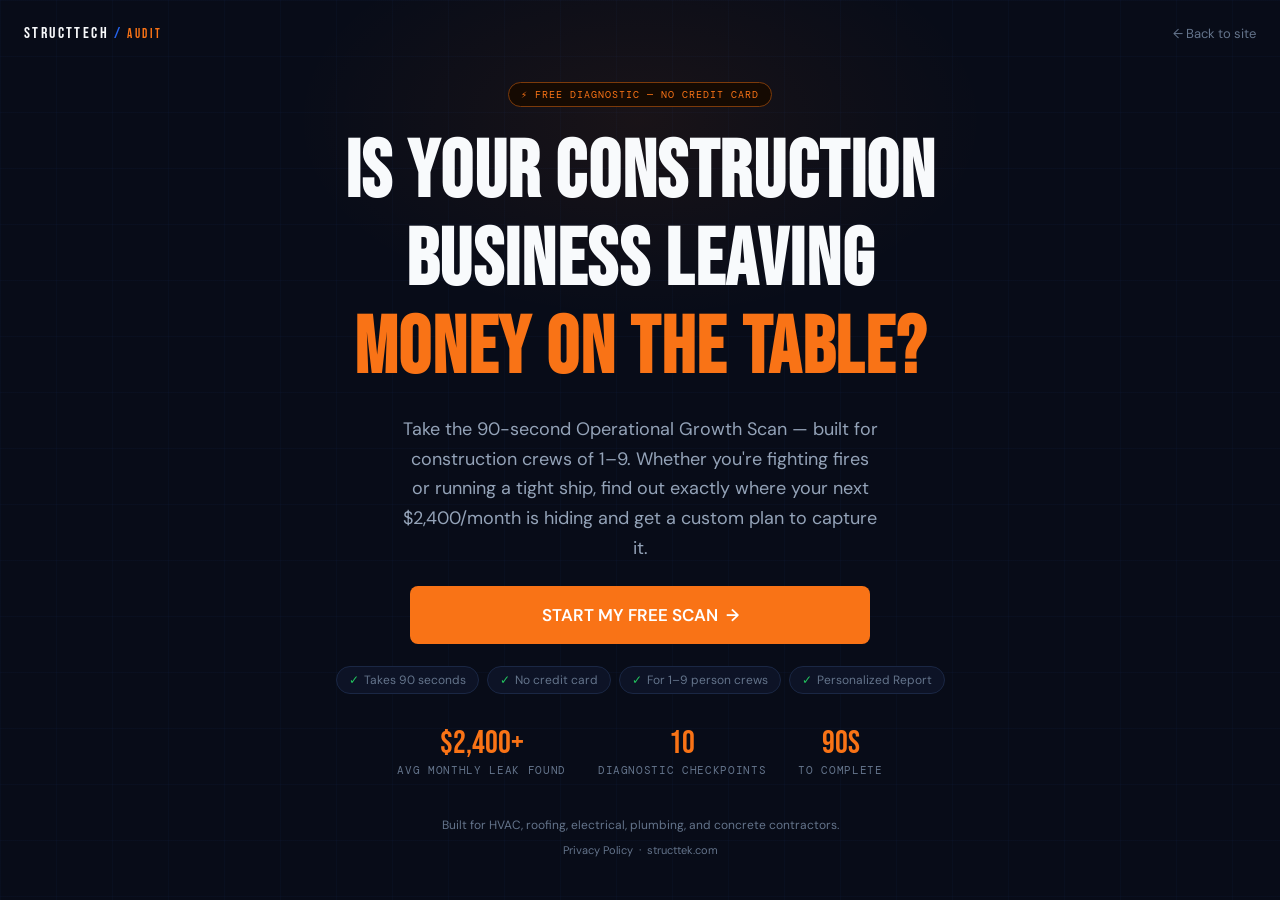
<file: index.html>
<!DOCTYPE html>
<html lang="en">
<head>
  <meta charset="UTF-8">
  <meta name="viewport" content="width=device-width, initial-scale=1.0, viewport-fit=cover">
  <title>Revenue Leak Scan™ | StructTech</title>
  <meta name="description" content="Find out exactly how much your construction business is leaking — and get a custom plan to stop it. 90-second diagnostic for crews of 1–9.">
  <meta property="og:title" content="Revenue Leak Scan™ | StructTech">
  <meta property="og:description" content="90-second diagnostic reveals exactly where your construction business is losing money.">
  <meta property="og:type" content="website">
  <meta property="og:url" content="https://audit.structtek.com">

  <link rel="preconnect" href="https://fonts.googleapis.com">
  <link rel="preconnect" href="https://fonts.gstatic.com" crossorigin>
  <link href="https://fonts.googleapis.com/css2?family=Bebas+Neue&family=DM+Mono:wght@400;500&family=DM+Sans:opsz,wght@9..40,400;9..40,500;9..40,600;9..40,700&display=swap" rel="stylesheet">
  <link rel="stylesheet" href="style.css">

  <!-- ===== META PIXEL ===== -->
  <script>
  !function(f,b,e,v,n,t,s){if(f.fbq)return;n=f.fbq=function(){n.callMethod?
  n.callMethod.apply(n,arguments):n.queue.push(arguments)};if(!f._fbq)f._fbq=n;
  n.push=n;n.loaded=!0;n.version='2.0';n.queue=[];t=b.createElement(e);t.async=!0;
  t.src=v;s=b.getElementsByTagName(e)[0];s.parentNode.insertBefore(t,s)}(window,
  document,'script','https://connect.facebook.net/en_US/fbevents.js');
  fbq('init', '860379453656696');
  fbq('track', 'PageView');
  fbq('track', 'ViewContent', { content_name: 'Revenue Leak Scan', content_category: 'Diagnostic' });
  </script>
  <noscript><img height="1" width="1" style="display:none"
    src="https://www.facebook.com/tr?id=860379453656696&ev=PageView&noscript=1"/></noscript>

  <!-- ===== GA4 ===== -->
  <script async src="https://www.googletagmanager.com/gtag/js?id=G-6C8CH33C4C"></script>
  <script>
    window.dataLayer=window.dataLayer||[];
    function gtag(){dataLayer.push(arguments);}
    gtag('js',new Date()); gtag('config','G-6C8CH33C4C');
  </script>
</head>
<body>

<div class="hook-shell">

  <!-- Header -->
  <header class="hook-hd">
    <a href="https://structtek.com" class="st-logo">
      STRUCTTECH <span class="slash">/</span> <span class="sub">AUDIT</span>
    </a>
    <a href="https://structtek.com" style="font-size:13px;color:var(--muted)">← Back to site</a>
  </header>

  <!-- Main content -->
  <div class="hook-content">

    <span class="badge badge-orange">⚡ Free Diagnostic — No Credit Card</span>

    <h1 class="hook-headline">
      IS YOUR CONSTRUCTION<br>
      BUSINESS LEAVING<br>
      <span class="text-orange">MONEY ON THE TABLE?</span>
    </h1>

    <p class="hook-sub">
      Take the 90-second Operational Growth Scan — built for construction
      crews of 1–9. Whether you're fighting fires or running a tight ship,
      find out exactly where your next $2,400/month is hiding
      and get a custom plan to capture it.
    </p>

    <a href="scan.html" class="btn btn-orange btn-full" id="cta-btn" onclick="handleStart(event)">
      START MY FREE SCAN &nbsp;→
    </a>

    <div class="trust-pills">
      <span class="trust-pill"><span class="ck">✓</span> Takes 90 seconds</span>
      <span class="trust-pill"><span class="ck">✓</span> No credit card</span>
      <span class="trust-pill"><span class="ck">✓</span> For 1–9 person crews</span>
      <span class="trust-pill"><span class="ck">✓</span> Personalized Report</span>
    </div>

    <!-- Social proof row -->
    <div style="display:flex;gap:32px;justify-content:center;flex-wrap:wrap;margin-top:8px">
      <div style="text-align:center">
        <div style="font-family:var(--font-head);font-size:32px;color:var(--orange)">$2,400+</div>
        <div style="font-size:11px;color:var(--muted);font-family:var(--font-mono);letter-spacing:0.06em">AVG MONTHLY LEAK FOUND</div>
      </div>
      <div style="text-align:center">
        <div style="font-family:var(--font-head);font-size:32px;color:var(--orange)">10</div>
        <div style="font-size:11px;color:var(--muted);font-family:var(--font-mono);letter-spacing:0.06em">DIAGNOSTIC CHECKPOINTS</div>
      </div>
      <div style="text-align:center">
        <div style="font-family:var(--font-head);font-size:32px;color:var(--orange)">90s</div>
        <div style="font-size:11px;color:var(--muted);font-family:var(--font-mono);letter-spacing:0.06em">TO COMPLETE</div>
      </div>
    </div>

  </div><!-- /hook-content -->

  <!-- Footer -->
  <div class="hook-ft">
    <p>Built for HVAC, roofing, electrical, plumbing, and concrete contractors.</p>
    <p style="margin-top:6px">
      <a href="https://structtek.com/privacy-policy" style="color:var(--muted);font-size:11px">Privacy Policy</a>
      &nbsp;·&nbsp;
      <a href="https://structtek.com" style="color:var(--muted);font-size:11px">structtek.com</a>
    </p>
  </div>

</div><!-- /hook-shell -->

<script>
function handleStart(e) {
  e.preventDefault();
  localStorage.clear();
  if (typeof fbq !== 'undefined') {
    fbq('track', 'InitiateCheckout', { content_name: 'Revenue Leak Scan', content_category: 'Scan Start' });
  }
  if (typeof gtag !== 'undefined') {
    gtag('event', 'scan_started', { event_category: 'funnel' });
  }
  // Brief delay so pixel fires before nav
  setTimeout(function(){ window.location.href = 'scan.html'; }, 120);
}
</script>

</body>
</html>
</file>
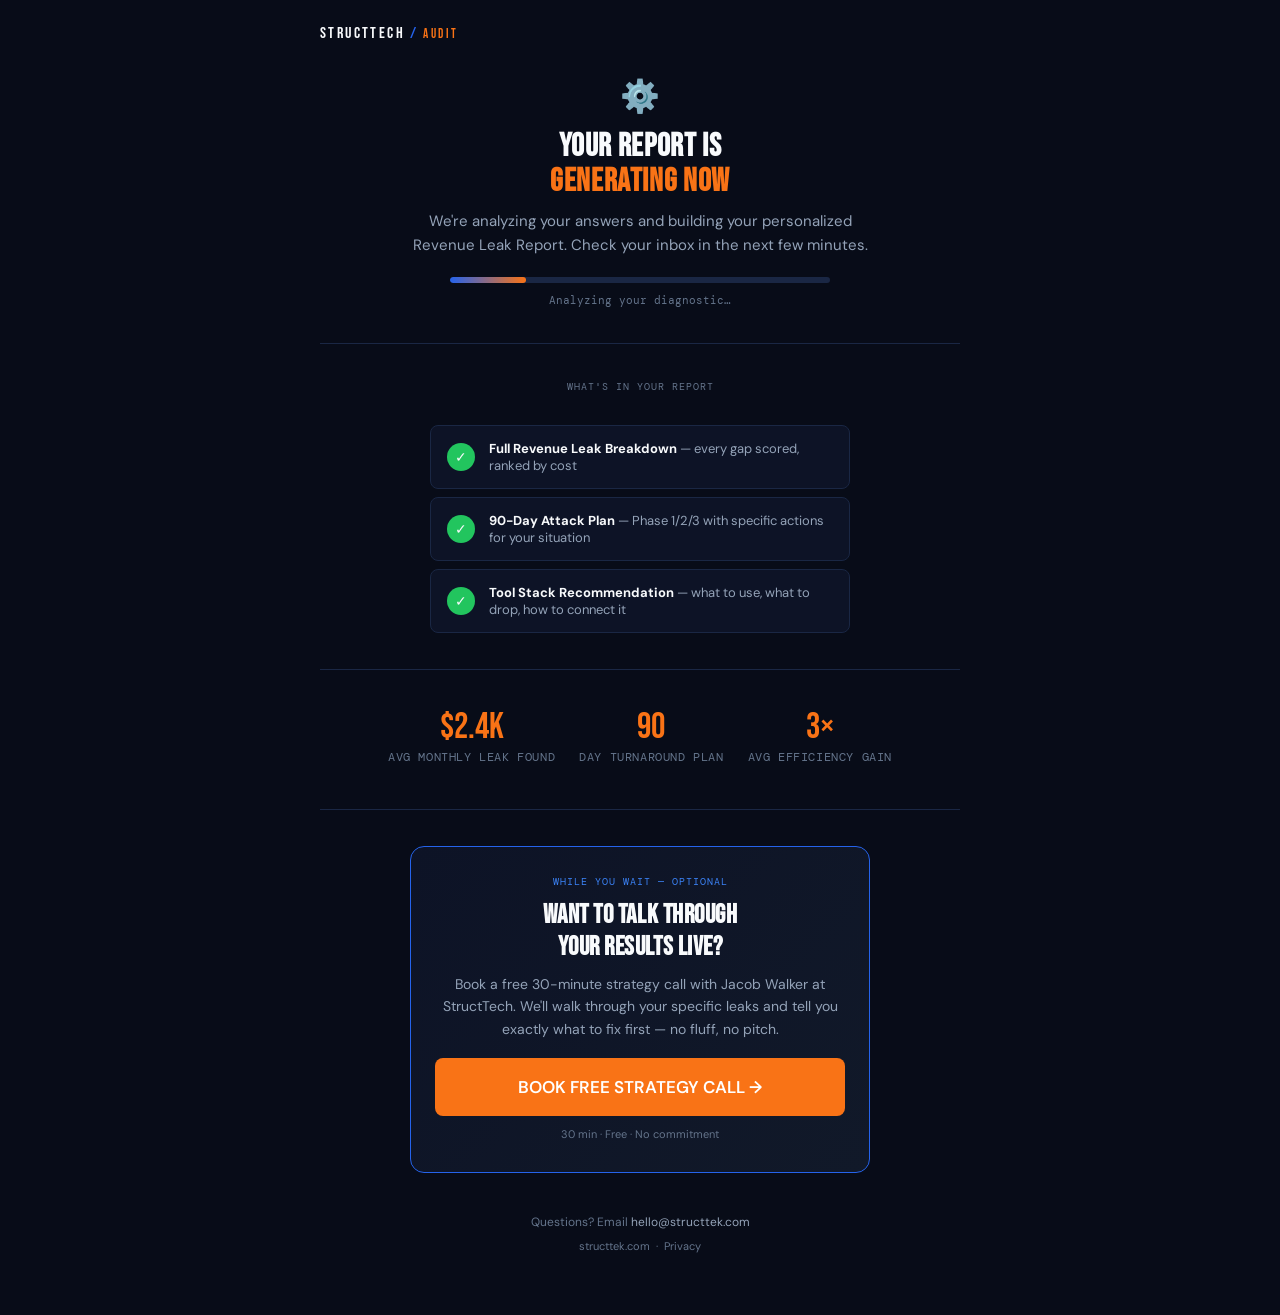
<file: bridge.html>
<!DOCTYPE html>
<html lang="en">
<head>
  <meta charset="UTF-8">
  <meta name="viewport" content="width=device-width, initial-scale=1.0, viewport-fit=cover">
  <title>Your Report Is Generating | StructTech</title>

  <link rel="preconnect" href="https://fonts.googleapis.com">
  <link rel="preconnect" href="https://fonts.gstatic.com" crossorigin>
  <link href="https://fonts.googleapis.com/css2?family=Bebas+Neue&family=DM+Mono:wght@400;500&family=DM+Sans:opsz,wght@9..40,400;9..40,500;9..40,600;9..40,700&display=swap" rel="stylesheet">
  <link rel="stylesheet" href="style.css">

  <!-- Meta Pixel -->
  <script>
  !function(f,b,e,v,n,t,s){if(f.fbq)return;n=f.fbq=function(){n.callMethod?
  n.callMethod.apply(n,arguments):n.queue.push(arguments)};if(!f._fbq)f._fbq=n;
  n.push=n;n.loaded=!0;n.version='2.0';n.queue=[];t=b.createElement(e);t.async=!0;
  t.src=v;s=b.getElementsByTagName(e)[0];s.parentNode.insertBefore(t,s)}(window,
  document,'script','https://connect.facebook.net/en_US/fbevents.js');
  fbq('init', '860379453656696');
  fbq('track', 'PageView');
  // This is the bottom of the funnel — fire custom conversion event
  fbq('trackCustom', 'FunnelComplete', { content_name: 'Revenue Leak Scan Bridge' });
  </script>

  <style>
    .step-item {
      display: flex; align-items: center; gap: 14px;
      background: var(--bg-card); border: 1px solid var(--border); border-radius: 8px;
      padding: 14px 16px; width: 100%; max-width: 420px;
      opacity: 0;
      animation: fadeUp 0.4s ease forwards;
    }
    .step-item:nth-child(1) { animation-delay: 0.8s; }
    .step-item:nth-child(2) { animation-delay: 1.3s; }
    .step-item:nth-child(3) { animation-delay: 1.8s; }
    .step-check { width: 28px; height: 28px; border-radius: 50%; background: var(--green); display: flex; align-items: center; justify-content: center; font-size: 14px; flex-shrink: 0; }
    .step-text { font-size: 13px; color: var(--gray); }
    .step-text strong { color: var(--white); }
    @keyframes fadeUp { to { opacity:1; transform:translateY(0); } from { opacity:0; transform:translateY(10px); } }

    .cta-card {
      background: linear-gradient(135deg, #0d1326, #111929);
      border: 1px solid var(--blue);
      border-radius: 14px;
      padding: 28px 24px;
      width: 100%; max-width: 460px;
      text-align: center;
    }
    .testimonial {
      background: var(--bg-card); border: 1px solid var(--border); border-radius: 10px;
      padding: 18px 20px; width: 100%; max-width: 460px; text-align: left;
    }
  </style>
</head>
<body>

<div class="page">

  <!-- Header -->
  <div class="page-hd">
    <a href="https://structtek.com" class="st-logo">
      STRUCTTECH <span class="slash">/</span> <span class="sub">AUDIT</span>
    </a>
  </div>

  <div class="page-bd">

    <!-- Generating status -->
    <div style="text-align:center;width:100%;max-width:460px">
      <div style="font-size:32px;margin-bottom:12px">⚙️</div>
      <h2 style="font-size:clamp(24px,5.5vw,32px);margin-bottom:10px">
        YOUR REPORT IS<br><span class="text-orange">GENERATING NOW</span>
      </h2>
      <p id="greeting-line" style="font-size:15px;color:var(--gray);line-height:1.6;margin-bottom:20px">
        We're analyzing your answers and building your personalized Revenue Leak Report. Check your inbox in the next few minutes.
      </p>

      <!-- Fake progress bar (builds trust) -->
      <div class="gen-bar-wrap" style="margin:0 auto 10px">
        <div class="gen-bar" id="gen-prog" style="width:0%"></div>
      </div>
      <div style="font-family:var(--font-mono);font-size:11px;color:var(--muted)" id="gen-label">
        Analyzing your diagnostic…
      </div>
    </div>

    <div class="div" style="margin:16px 0"></div>

    <!-- Checklist of what's being built -->
    <div style="font-family:var(--font-mono);font-size:10px;color:var(--muted);letter-spacing:0.1em;text-align:center;margin-bottom:12px">
      WHAT'S IN YOUR REPORT
    </div>
    <div style="display:flex;flex-direction:column;gap:8px;width:100%;max-width:420px;align-items:center">
      <div class="step-item">
        <div class="step-check">✓</div>
        <div class="step-text"><strong>Full Revenue Leak Breakdown</strong> — every gap scored, ranked by cost</div>
      </div>
      <div class="step-item">
        <div class="step-check">✓</div>
        <div class="step-text"><strong>90-Day Attack Plan</strong> — Phase 1/2/3 with specific actions for your situation</div>
      </div>
      <div class="step-item">
        <div class="step-check">✓</div>
        <div class="step-text"><strong>Tool Stack Recommendation</strong> — what to use, what to drop, how to connect it</div>
      </div>
    </div>

    <div class="div" style="margin:16px 0"></div>

    <!-- Social proof stat row -->
    <div class="stat-row" style="margin-bottom:8px">
      <div class="stat-item">
        <div class="stat-num">$2.4K</div>
        <div class="stat-lbl">AVG MONTHLY LEAK FOUND</div>
      </div>
      <div class="stat-item">
        <div class="stat-num">90</div>
        <div class="stat-lbl">DAY TURNAROUND PLAN</div>
      </div>
      <div class="stat-item">
        <div class="stat-num">3×</div>
        <div class="stat-lbl">AVG EFFICIENCY GAIN</div>
      </div>
    </div>

    <div class="div" style="margin:16px 0"></div>

    <!-- CTA Card — Strategy Call -->
    <div class="cta-card">
      <div style="font-family:var(--font-mono);font-size:10px;color:var(--blue-hl);letter-spacing:0.1em;margin-bottom:12px">
        WHILE YOU WAIT — OPTIONAL
      </div>
      <h3 style="font-size:clamp(20px,5vw,26px);margin-bottom:10px;line-height:1.2">
        WANT TO TALK THROUGH<br>YOUR RESULTS LIVE?
      </h3>
      <p style="font-size:14px;color:var(--gray);line-height:1.6;margin-bottom:18px">
        Book a free 30-minute strategy call with Jacob Walker at StructTech.
        We'll walk through your specific leaks and tell you exactly what to fix first — no fluff, no pitch.
      </p>
      <a href="https://structtek.com/operational-audit" class="btn btn-orange" style="width:100%">
        BOOK FREE STRATEGY CALL →
      </a>
      <p style="font-size:11px;color:var(--muted);margin-top:10px">
        30 min · Free · No commitment
      </p>
    </div>

    <!-- Footer -->
    <div style="text-align:center;margin-top:20px">
      <p style="font-size:12px;color:var(--muted)">
        Questions? Email
        <a href="mailto:hello@structtek.com" style="color:var(--gray)">hello@structtek.com</a>
      </p>
      <p style="font-size:11px;color:var(--muted);margin-top:6px">
        <a href="https://structtek.com" style="color:var(--muted)">structtek.com</a>
        &nbsp;·&nbsp;
        <a href="https://structtek.com/privacy-policy" style="color:var(--muted)">Privacy</a>
      </p>
    </div>

  </div><!-- /page-bd -->
</div><!-- /page -->

<script>
// Personalize greeting if we have a name
var firstName = localStorage.getItem('st_first_name');
if (firstName) {
  document.getElementById('greeting-line').textContent =
    firstName + ', we\'re analyzing your answers and building your personalized Revenue Leak Report right now. Check your inbox in the next few minutes.';
}

// Animated "generating" progress bar (fake — just for UX feel)
var steps = [
  { pct: 20,  label: 'Analyzing your diagnostic…',          delay: 400  },
  { pct: 45,  label: 'Identifying revenue leak patterns…',  delay: 1800 },
  { pct: 70,  label: 'Building 90-day attack plan…',        delay: 3400 },
  { pct: 88,  label: 'Personalizing recommendations…',      delay: 5200 },
  { pct: 100, label: '✓ Report delivered to your inbox',    delay: 7000 }
];

steps.forEach(function(s) {
  setTimeout(function() {
    document.getElementById('gen-prog').style.width = s.pct + '%';
    document.getElementById('gen-label').textContent = s.label;
  }, s.delay);
});
</script>

</body>
</html>
</file>
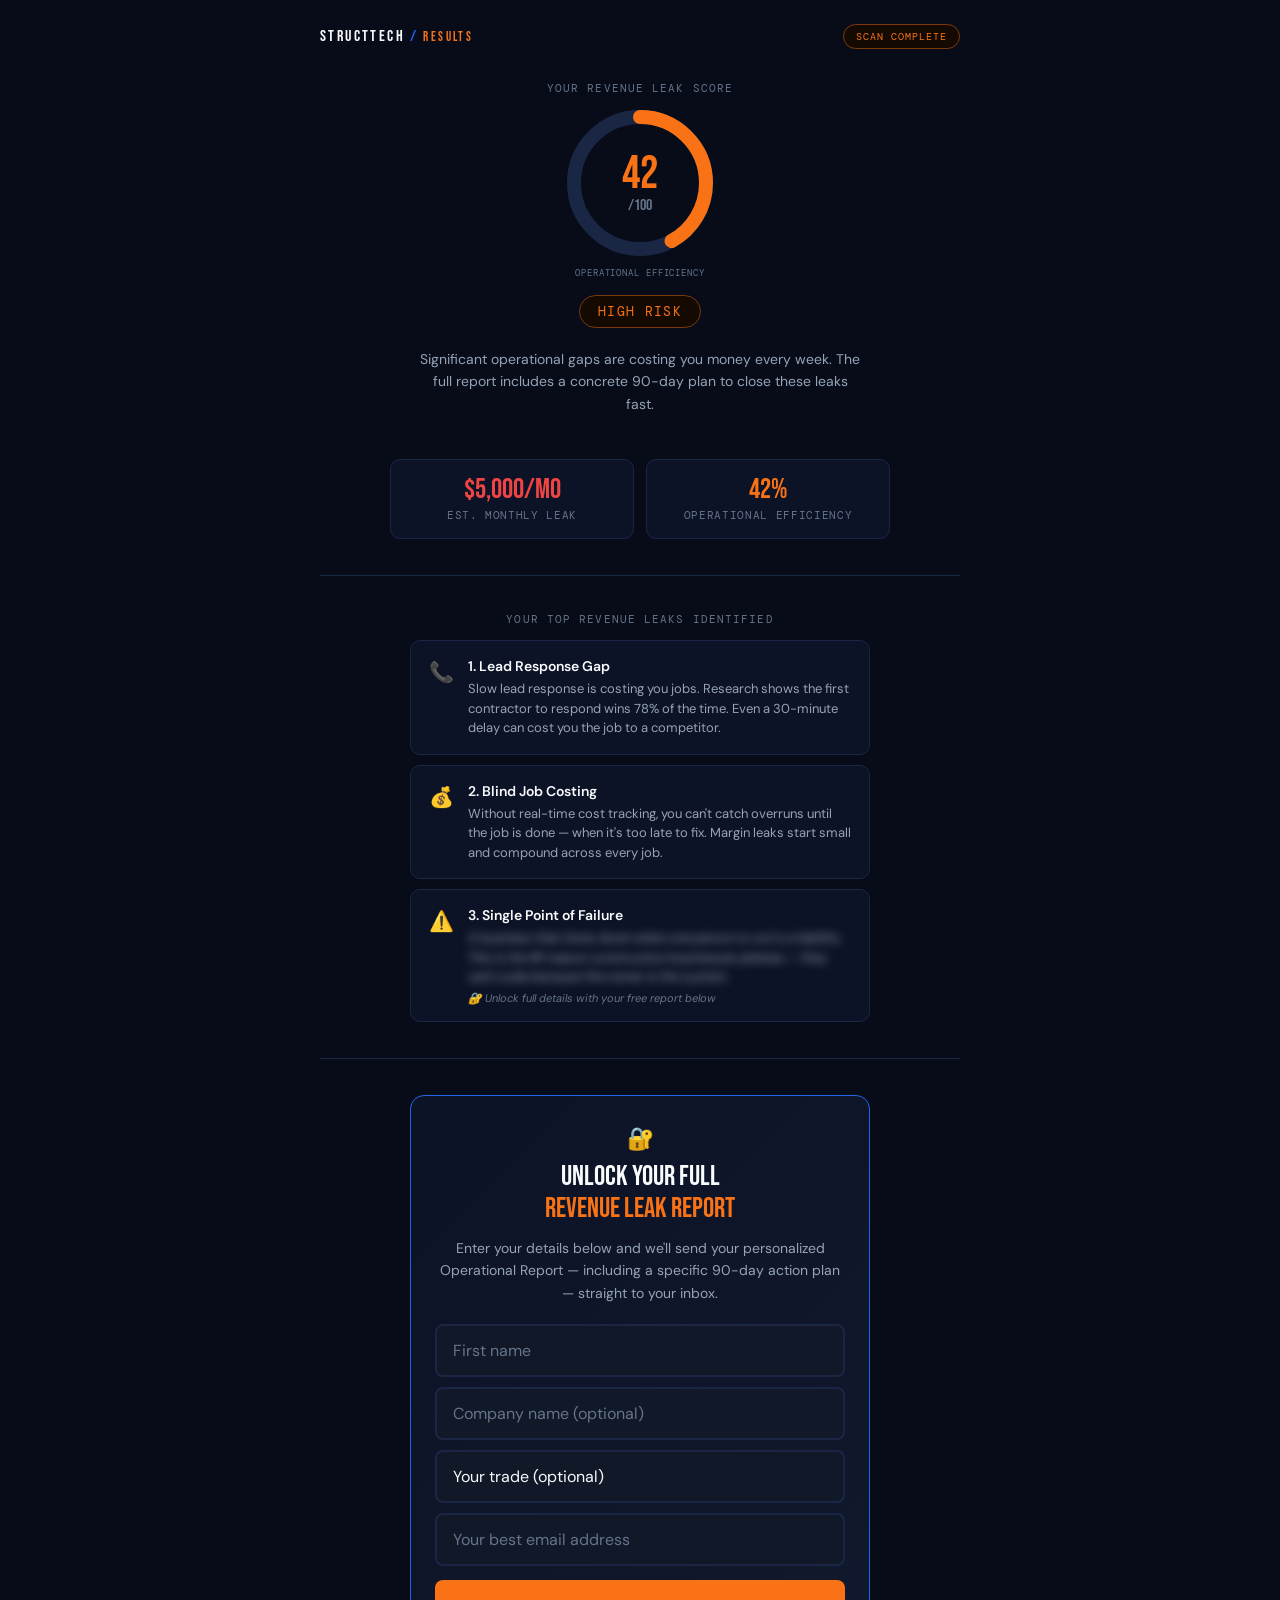
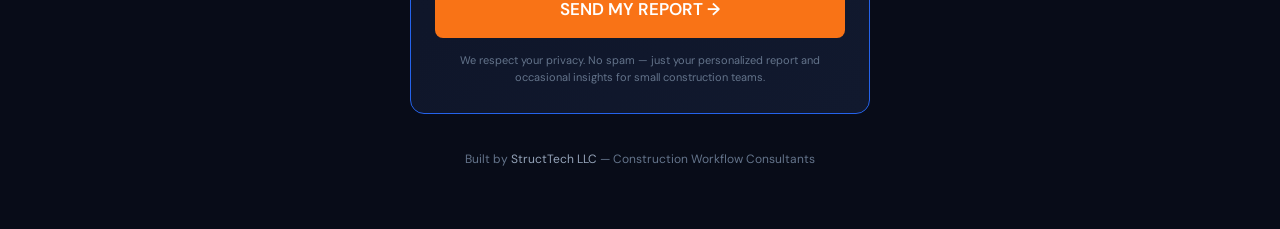
<file: results.html>
<!DOCTYPE html>
<html lang="en">
<head>
  <meta charset="UTF-8">
  <meta name="viewport" content="width=device-width, initial-scale=1.0, viewport-fit=cover">
  <title>Your Revenue Leak Results | StructTech</title>

  <link rel="preconnect" href="https://fonts.googleapis.com">
  <link rel="preconnect" href="https://fonts.gstatic.com" crossorigin>
  <link href="https://fonts.googleapis.com/css2?family=Bebas+Neue&family=DM+Mono:wght@400;500&family=DM+Sans:opsz,wght@9..40,400;9..40,500;9..40,600;9..40,700&display=swap" rel="stylesheet">
  <link rel="stylesheet" href="style.css">

  <!-- Meta Pixel -->
  <script>
  !function(f,b,e,v,n,t,s){if(f.fbq)return;n=f.fbq=function(){n.callMethod?
  n.callMethod.apply(n,arguments):n.queue.push(arguments)};if(!f._fbq)f._fbq=n;
  n.push=n;n.loaded=!0;n.version='2.0';n.queue=[];t=b.createElement(e);t.async=!0;
  t.src=v;s=b.getElementsByTagName(e)[0];s.parentNode.insertBefore(t,s)}(window,
  document,'script','https://connect.facebook.net/en_US/fbevents.js');
  fbq('init', '860379453656696');
  fbq('track', 'PageView');
  </script>

  <!-- GA4 -->
  <script async src="https://www.googletagmanager.com/gtag/js?id=G-6C8CH33C4C"></script>
  <script>
    window.dataLayer=window.dataLayer||[];
    function gtag(){dataLayer.push(arguments);}
    gtag('js',new Date()); gtag('config','G-6C8CH33C4C');
  </script>

  <style>
    /* Extra styles specific to results page */
    .gate-box {
      background: linear-gradient(135deg, #0d1326 0%, #11192e 100%);
      border: 1px solid var(--border-hl);
      border-radius: 14px;
      padding: 28px 24px;
      width: 100%;
      max-width: 460px;
      text-align: center;
    }
    .gate-headline {
      font-family: var(--font-head);
      font-size: clamp(22px,5vw,28px);
      margin-bottom: 10px;
      line-height: 1.15;
    }
    .disclaimer { font-size: 11px; color: var(--muted); line-height: 1.5; max-width: 380px; }
    .score-num { display: inline-block; animation: countUp 1.4s ease forwards; }
    @keyframes countUp { from { opacity:0; transform:scale(0.6); } to { opacity:1; transform:scale(1); } }

    /* Leak list fade-in */
    .leak-card { opacity: 0; animation: fadeUp 0.4s ease forwards; }
    .leak-card:nth-child(1) { animation-delay: 0.9s; }
    .leak-card:nth-child(2) { animation-delay: 1.1s; }
    .leak-card:nth-child(3) { animation-delay: 1.3s; }
    @keyframes fadeUp { to { opacity:1; transform:translateY(0); } from { opacity:0; transform:translateY(10px); } }
  </style>
</head>
<body>

<div class="page">

  <!-- Header -->
  <div class="page-hd">
    <a href="https://structtek.com" class="st-logo">
      STRUCTTECH <span class="slash">/</span> <span class="sub">RESULTS</span>
    </a>
    <span class="badge badge-orange">SCAN COMPLETE</span>
  </div>

  <div class="page-bd">

    <!-- Score section -->
    <div id="score-section" style="text-align:center;width:100%">
      <div style="margin-bottom:8px;font-family:var(--font-mono);font-size:11px;color:var(--muted);letter-spacing:0.1em">
        YOUR REVENUE LEAK SCORE
      </div>

      <!-- Score ring -->
      <div class="score-ring-wrap" style="margin:0 auto 16px">
        <div class="score-ring">
          <svg width="160" height="160" viewBox="0 0 160 160">
            <circle class="ring-bg"   cx="80" cy="80" r="66"/>
            <circle class="ring-fill" cx="80" cy="80" r="66"
              id="ring-arc"
              stroke-dasharray="414.69"
              stroke-dashoffset="414.69"
              stroke="var(--orange)"/>
          </svg>
          <div class="ring-text">
            <span id="score-display" class="score-num" style="color:var(--orange)">--</span>
            <span style="font-size:16px;color:var(--muted)">/100</span>
          </div>
        </div>
        <div class="ring-sub">OPERATIONAL EFFICIENCY</div>
      </div>

      <!-- Risk level badge -->
      <div id="risk-badge" style="margin-bottom:20px"></div>

      <!-- Risk description -->
      <p id="risk-desc" style="font-size:14px;color:var(--gray);max-width:440px;margin:0 auto 24px;line-height:1.6"></p>
    </div>

    <!-- Stat boxes (monthly leak + efficiency) -->
    <div class="stat-boxes">
      <div class="stat-box">
        <div class="stat-box-val text-red" id="leak-val">$--</div>
        <div class="stat-box-lbl">EST. MONTHLY LEAK</div>
      </div>
      <div class="stat-box">
        <div class="stat-box-val" id="efficiency-val">--%</div>
        <div class="stat-box-lbl">OPERATIONAL EFFICIENCY</div>
      </div>
    </div>

    <div class="div" style="margin:16px 0"></div>

    <!-- Top leaks -->
    <div style="width:100%;max-width:460px;text-align:left">
      <div style="font-family:var(--font-mono);font-size:11px;color:var(--muted);letter-spacing:0.1em;margin-bottom:14px;text-align:center">
        YOUR TOP REVENUE LEAKS IDENTIFIED
      </div>
      <div id="leaks-list" style="display:flex;flex-direction:column;gap:10px"></div>
    </div>

    <div class="div" style="margin:16px 0"></div>

    <!-- Gate box -->
    <div class="gate-box">
      <div style="font-size:22px;margin-bottom:8px">🔐</div>
      <div class="gate-headline">
        UNLOCK YOUR FULL<br>
        <span class="text-orange">REVENUE LEAK REPORT</span>
      </div>
      <p style="font-size:14px;color:var(--gray);margin:12px 0 20px;line-height:1.6">
        Enter your details below and we'll send your personalized Operational
        Report — including a specific 90-day action plan — straight to your inbox.
      </p>

      <form class="email-form" id="gate-form" onsubmit="submitGate(event)" style="margin:0 auto">
        <input type="text"  id="f-name"    placeholder="First name"                required autocomplete="given-name">
        <input type="text"  id="f-company" placeholder="Company name (optional)"   autocomplete="organization">
        <select id="f-trade" style="width:100%;background:var(--bg-input);border:2px solid var(--border);border-radius:8px;color:var(--white);font-family:var(--font-body);font-size:16px;padding:14px 16px;outline:none;transition:border-color 0.15s;appearance:none;cursor:pointer">
          <option value="" disabled selected>Your trade (optional)</option>
          <option>HVAC</option>
          <option>Plumbing</option>
          <option>Electrical</option>
          <option>Roofing</option>
          <option>Concrete / Foundation</option>
          <option>General Contracting</option>
          <option>Landscaping</option>
          <option>Other</option>
        </select>
        <input type="email" id="f-email"   placeholder="Your best email address"   required autocomplete="email">
        <button type="submit" class="btn btn-orange" style="width:100%;margin-top:4px" id="submit-btn">
          SEND MY REPORT →
        </button>
      </form>

      <p class="disclaimer" style="margin:14px auto 0">
        We respect your privacy. No spam — just your personalized report and
        occasional insights for small construction teams.
      </p>
    </div>

    <div style="margin-top:16px;text-align:center">
      <p style="font-size:12px;color:var(--muted)">
        Built by <a href="https://structtek.com" style="color:var(--gray)">StructTech LLC</a>
        — Construction Workflow Consultants
      </p>
    </div>

  </div><!-- /page-bd -->
</div><!-- /page -->

<script>
/* ================================================================
   LEAK KNOWLEDGE BASE
   Maps question IDs → leak info for the results reveal
   ================================================================ */
var LEAK_DB = {
  q1:  { icon:'📞', title:'Lead Response Gap',        body:'Slow lead response is costing you jobs. Research shows the first contractor to respond wins 78% of the time. Even a 30-minute delay can cost you the job to a competitor.' },
  q2:  { icon:'📋', title:'Quote Follow-Up Failure',  body:'Quotes without follow-up sequences convert at ~20%. With an automated 3-touch follow-up, that jumps above 55%. Every unreturned quote is a potential job walking out the door.' },
  q3:  { icon:'🏗️',  title:'Field-to-Office Friction', body:'Manual information transfer creates billing errors, delayed invoices, and hours of phone-tag every week. Each job is bleeding admin time that adds up to real cost.' },
  q4:  { icon:'💰', title:'Blind Job Costing',         body:'Without real-time cost tracking, you can\'t catch overruns until the job is done — when it\'s too late to fix. Margin leaks start small and compound across every job.' },
  q5:  { icon:'🔧', title:'Tool Fragmentation',        body:'Every disconnected app is a place for information to get lost, duplicated, or mishandled. Tool sprawl costs an average of 6+ hours per week in admin overhead for crews of 5.' },
  q6:  { icon:'⚠️', title:'Single Point of Failure',  body:'A business that shuts down when one person is out is a liability. This is the #1 reason construction businesses plateau — they can\'t scale because the owner is the system.' },
  q7:  { icon:'🧾', title:'Invoice Delay Drain',       body:'Every week you delay invoicing is a week you\'re floating your client\'s business interest-free. Late invoices also signal disorganization and invite disputes.' },
  q8:  { icon:'📅', title:'Scheduling Chaos',          body:'Reactive scheduling creates show-up failures, double-bookings, and wasted drive time. Crew confusion kills morale and leads to the best guys finding more organized employers.' },
  q9:  { icon:'👻', title:'Communication Black Hole',  body:'Clients who feel left in the dark escalate, dispute invoices, and don\'t refer. Proactive updates are the easiest way to generate 5-star reviews without asking for them.' },
  q10: { icon:'🔒', title:'Owner Dependency Trap',     body:'If the business only works when you\'re present, you own a job — not a company. This is the ceiling that stops growth and makes vacation impossible.' }
};

/* ================================================================
   RISK LEVELS
   ================================================================ */
var RISK_LEVELS = [
  { min:80, level:'OPTIMIZED',  cls:'badge-green',  color:'var(--green)',
    desc:'Your surface operations are solid — most contractors never get here. But the biggest gains at your level don\'t come from fixing obvious leaks. They come from margin precision, job-cost accuracy, and the systems that let you scale past your current ceiling. Your full report maps out what that next phase looks like.' },
  { min:55, level:'MODERATE',   cls:'badge-yellow', color:'var(--yellow)',
    desc:'Your business functions, but there are real inefficiencies capping your growth. The full report will pinpoint the highest-impact fixes.' },
  { min:30, level:'HIGH RISK',  cls:'badge-orange', color:'var(--orange)',
    desc:'Significant operational gaps are costing you money every week. The full report includes a concrete 90-day plan to close these leaks fast.' },
  { min:0,  level:'CRITICAL',   cls:'badge-red',    color:'var(--red)',
    desc:'Your business is in reactive mode, losing money at multiple stages. The full report outlines the exact sequence to stabilize and rebuild properly.' }
];

/* ================================================================
   REVENUE LEAK ESTIMATE
   crew size × score bucket = estimated monthly revenue drain
   ================================================================ */
function estimateLeak(score, crew) {
  var crewMult = crew <= 1 ? 1.0 : crew <= 3 ? 1.7 : crew <= 6 ? 2.8 : crew <= 9 ? 4.0 : 5.5;
  var base = score >= 80 ? 300 : score >= 55 ? 900 : score >= 30 ? 1800 : 2800;
  var raw = base * crewMult;
  return Math.round(raw / 100) * 100; // nearest $100
}

function fmt(n) { return '$' + n.toLocaleString(); }

/* ================================================================
   MAIN INIT
   ================================================================ */
window.addEventListener('DOMContentLoaded', function() {
  var score     = parseInt(localStorage.getItem('st_score')     || '42', 10);
  var crew      = parseInt((JSON.parse(localStorage.getItem('st_answers') || '{}')).crew || 5, 10);
  var topLeaks  = JSON.parse(localStorage.getItem('st_top_leaks') || '["q1","q4","q6"]');

  // Risk level
  var risk = RISK_LEVELS[RISK_LEVELS.length - 1];
  for (var i = 0; i < RISK_LEVELS.length; i++) {
    if (score >= RISK_LEVELS[i].min) { risk = RISK_LEVELS[i]; break; }
  }

  // Score ring animation
  var circumference = 2 * Math.PI * 66; // 414.69
  var arc = document.getElementById('ring-arc');
  arc.style.stroke = risk.color;
  setTimeout(function() {
    arc.style.strokeDashoffset = circumference * (1 - score / 100);
  }, 200);

  // Score counter animation
  var scoreEl = document.getElementById('score-display');
  scoreEl.style.color = risk.color;
  var start = 0, end = score, dur = 1200;
  var startTime = null;
  function animCount(ts) {
    if (!startTime) startTime = ts;
    var prog = Math.min((ts - startTime) / dur, 1);
    scoreEl.textContent = Math.round(prog * end);
    if (prog < 1) requestAnimationFrame(animCount);
  }
  requestAnimationFrame(animCount);

  // Risk badge + desc
  document.getElementById('risk-badge').innerHTML =
    '<span class="badge ' + risk.cls + '" style="font-size:13px;padding:7px 18px">' + risk.level + '</span>';
  document.getElementById('risk-desc').textContent = risk.desc;

  // Stat boxes
  var leak = estimateLeak(score, crew);
  document.getElementById('leak-val').textContent = fmt(leak) + '/mo';
  document.getElementById('efficiency-val').textContent = score + '%';
  document.getElementById('efficiency-val').style.color = risk.color;

  // Top leaks (first 2 shown, 3rd locked/blurred)
  var leaksHtml = '';
  topLeaks.slice(0, 3).forEach(function(id, i) {
    var l = LEAK_DB[id] || { icon:'⚡', title:'Operational Gap', body:'Details in your full report.' };
    var locked = i === 2;
    leaksHtml +=
      '<div class="leak-card' + (locked ? ' locked' : '') + '">' +
        '<div class="leak-icon">' + l.icon + '</div>' +
        '<div>' +
          '<div class="leak-title">' + (i+1) + '. ' + l.title + '</div>' +
          '<div class="leak-body">' + l.body + '</div>' +
          (locked ? '<div class="lock-label">🔐 Unlock full details with your free report below</div>' : '') +
        '</div>' +
      '</div>';
  });
  document.getElementById('leaks-list').innerHTML = leaksHtml;
});

/* ================================================================
   GATE FORM SUBMIT → Make.com webhook
   ================================================================ */
function submitGate(e) {
  e.preventDefault();

  var btn = document.getElementById('submit-btn');
  btn.textContent = 'SENDING...';
  btn.disabled = true;

  var answers   = JSON.parse(localStorage.getItem('st_answers')   || '{}');
  var score     = parseInt(localStorage.getItem('st_score')       || '0', 10);
  var topLeaks  = JSON.parse(localStorage.getItem('st_top_leaks') || '[]');
  var byQ       = JSON.parse(localStorage.getItem('st_by_q')      || '{}');
  var crew      = answers.crew || 0;

  var risk = 'CRITICAL';
  if (score >= 80) risk = 'OPTIMIZED';
  else if (score >= 55) risk = 'MODERATE';
  else if (score >= 30) risk = 'HIGH RISK';

  var leak = estimateLeak(score, crew);

  var payload = {
    name:    document.getElementById('f-name').value.trim(),
    company: document.getElementById('f-company').value.trim(),
    trade:   document.getElementById('f-trade').value,
    email:   document.getElementById('f-email').value.trim(),
    score:   score,
    risk_level: risk,
    revenue_leak_monthly: leak,
    crew_size: crew,
    top_leaks: topLeaks,
    answers_by_q: byQ,
    submitted_at: new Date().toISOString(),
    source: 'audit.structtek.com'
  };

  var WEBHOOK_URL = 'https://hook.us2.make.com/ydikotp5yo053137e9ypz2krbw0uv3kr';

  // Also write to Supabase directly (structtech project)
  saveToSupabase(payload);

  fetch(WEBHOOK_URL, {
    method: 'POST',
    headers: { 'Content-Type': 'application/json' },
    body: JSON.stringify(payload)
  })
  .then(function() { afterSubmit(payload.name); })
  .catch(function() {
    // Even if webhook fails, proceed — lead is captured in Supabase
    afterSubmit(payload.name);
  });
}

function afterSubmit(name) {
  // Meta pixel Lead event
  if (typeof fbq !== 'undefined') {
    fbq('track', 'Lead', { content_name: 'Revenue Leak Scan', content_category: 'Email Gate' });
  }
  if (typeof gtag !== 'undefined') {
    gtag('event', 'generate_lead', { event_category: 'funnel' });
  }

  // Store name for bridge page
  localStorage.setItem('st_first_name', name);
  window.location.href = 'bridge.html';
}

/* ================================================================
   SUPABASE DIRECT WRITE
   Saves lead to structtech project → structtech_prospects table
   (Requires RLS policy allowing anon inserts — see SETUP.md)
   ================================================================ */
function saveToSupabase(payload) {
  var SUPA_URL = 'https://ejlhrykcdfcyeooooodx.supabase.co';
  var SUPA_KEY = 'eyJhbGciOiJIUzI1NiIsInR5cCI6IkpXVCJ9.eyJpc3MiOiJzdXBhYmFzZSIsInJlZiI6ImVqbGhyeWtjZGZjeWVvb29vb2R4Iiwicm9sZSI6ImFub24iLCJpYXQiOjE3NzM4NjQ1NjUsImV4cCI6MjA4OTQ0MDU2NX0._bqBaeJtYNaykrzc5rTzuYzgsRYeX3ikzFVrpbv_kr4';

  fetch(SUPA_URL + '/rest/v1/audit_leads', {
    method: 'POST',
    headers: {
      'apikey': SUPA_KEY,
      'Authorization': 'Bearer ' + SUPA_KEY,
      'Content-Type': 'application/json',
      'Prefer': 'return=minimal'
    },
    body: JSON.stringify({
      name:         payload.name,
      email:        payload.email,
      company:      payload.company,
      trade:        payload.trade,
      score:        payload.score,
      risk_level:   payload.risk_level,
      monthly_leak: payload.revenue_leak_monthly,
      crew_size:    payload.crew_size,
      top_leaks:    payload.top_leaks,
      answers:      payload.answers_by_q,
      source:       payload.source
    })
  }).catch(function(err) {
    console.warn('Supabase write failed (non-blocking):', err);
  });
}
</script>

</body>
</html>
</file>
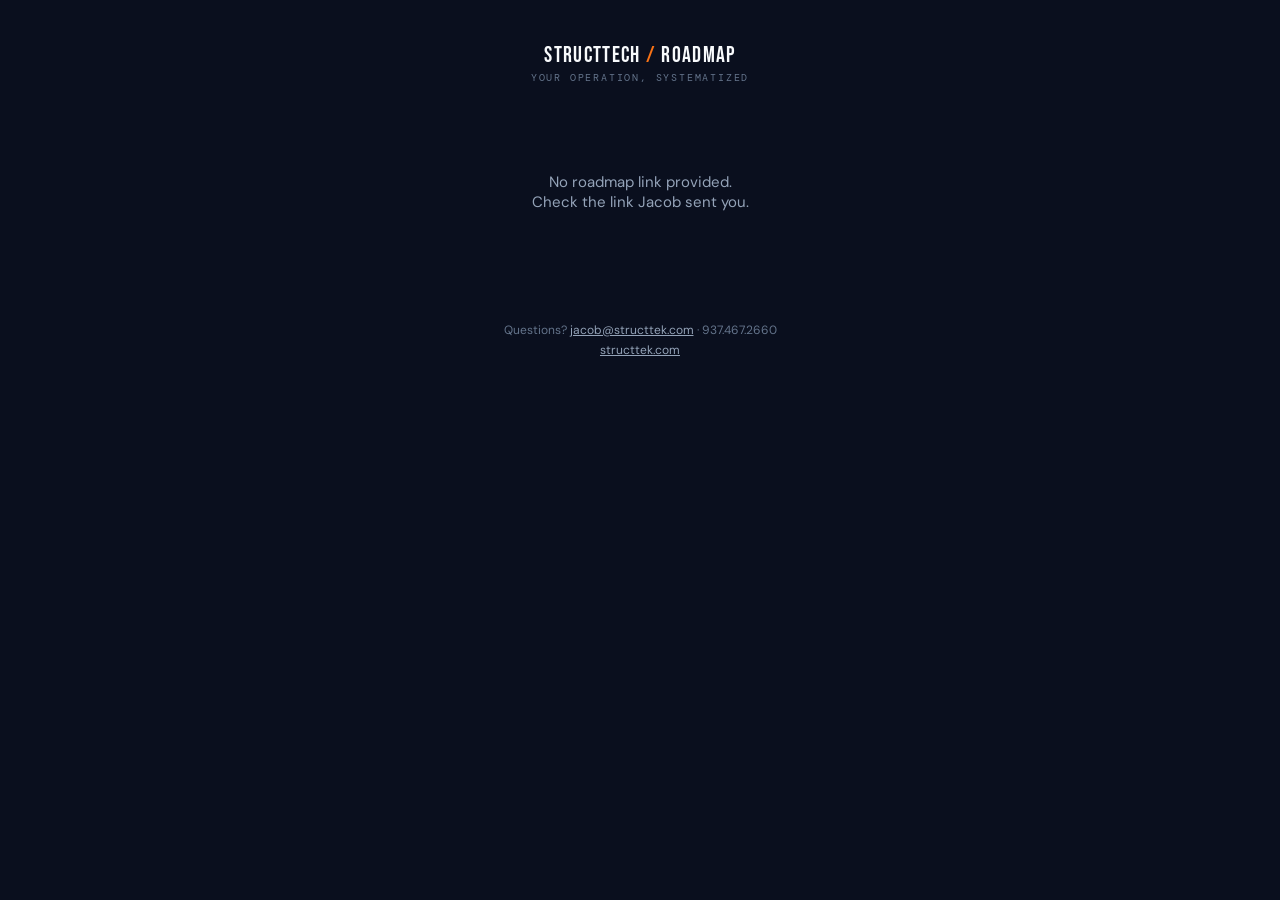
<file: roadmap.html>
<!DOCTYPE html>
<html lang="en">
<head>
  <meta charset="UTF-8">
  <meta name="viewport" content="width=device-width, initial-scale=1.0, viewport-fit=cover">
  <title>Your Roadmap | StructTech</title>
  <meta name="robots" content="noindex, nofollow">

  <link rel="preconnect" href="https://fonts.googleapis.com">
  <link rel="preconnect" href="https://fonts.gstatic.com" crossorigin>
  <link href="https://fonts.googleapis.com/css2?family=Bebas+Neue&family=DM+Mono:wght@400;500&family=DM+Sans:opsz,wght@9..40,400;9..40,500;9..40,600;9..40,700&display=swap" rel="stylesheet">

  <style>
    :root {
      --bg:          #0a0f1e;
      --bg-card:     #111827;
      --bg-card-2:   #0f172a;
      --border:      #1e293b;
      --orange:      #f97316;
      --orange-hl:   #fb923c;
      --orange-dim:  rgba(249,115,22,0.12);
      --blue:        #2563eb;
      --blue-hl:     #3b82f6;
      --green:       #22c55e;
      --green-dim:   rgba(34,197,94,0.12);
      --red:         #ef4444;
      --white:       #f8fafc;
      --gray:        #94a3b8;
      --muted:       #64748b;
      --font-head:   'Bebas Neue', sans-serif;
      --font-mono:   'DM Mono', monospace;
      --font-body:   'DM Sans', sans-serif;
    }
    * { margin:0; padding:0; box-sizing:border-box; }
    body { background:var(--bg); color:var(--white); font-family:var(--font-body); min-height:100vh; }
    .wrap { max-width:640px; margin:0 auto; padding:24px 16px 80px; }

    /* Header */
    .hd { text-align:center; padding:18px 0 8px; }
    .hd .logo { font-family:var(--font-head); font-size:22px; letter-spacing:0.06em; color:var(--white); text-decoration:none; }
    .hd .logo .slash { color:var(--orange); }
    .hd .sub { font-family:var(--font-mono); font-size:10px; letter-spacing:0.18em; color:var(--muted); margin-top:2px; }

    /* Client banner */
    .banner { background:linear-gradient(135deg,#0d1326,#111929); border:1px solid var(--border); border-radius:14px; padding:22px 20px; margin:18px 0; text-align:center; }
    .banner h1 { font-family:var(--font-head); font-size:clamp(28px,7vw,38px); letter-spacing:0.03em; line-height:1.05; }
    .banner h1 .co { color:var(--orange); }
    .banner .meta { font-family:var(--font-mono); font-size:11px; color:var(--gray); margin-top:6px; }

    /* Overall progress */
    .overall { margin:6px 0 26px; }
    .overall .lbl { display:flex; justify-content:space-between; font-family:var(--font-mono); font-size:11px; color:var(--gray); letter-spacing:0.1em; margin-bottom:8px; }
    .overall .lbl b { color:var(--orange); font-weight:500; }
    .obar { height:14px; background:var(--bg-card); border:1px solid var(--border); border-radius:99px; overflow:hidden; }
    .obar-fill { height:100%; width:0%; border-radius:99px;
      background:linear-gradient(90deg,var(--orange),var(--orange-hl));
      transition:width 1s cubic-bezier(.22,1,.36,1); }

    /* Level cards */
    .level { border:1px solid var(--border); border-radius:14px; margin-bottom:18px; overflow:hidden; background:var(--bg-card); transition:all .3s; }
    .level.active { border-color:var(--orange); box-shadow:0 0 24px rgba(249,115,22,0.15); }
    .level.complete { border-color:var(--green); }
    .level.locked { opacity:0.55; }

    .lvl-hd { display:flex; align-items:center; gap:14px; padding:16px 18px; cursor:pointer; }
    .lvl-badge { width:46px; height:46px; border-radius:12px; flex-shrink:0;
      display:flex; align-items:center; justify-content:center;
      font-family:var(--font-head); font-size:22px; letter-spacing:0.02em; }
    .active   .lvl-badge { background:var(--orange-dim); color:var(--orange); border:1.5px solid var(--orange); }
    .complete .lvl-badge { background:var(--green-dim); color:var(--green); border:1.5px solid var(--green); }
    .locked   .lvl-badge { background:var(--bg-card-2); color:var(--muted); border:1.5px solid var(--border); }

    .lvl-info { flex:1; min-width:0; }
    .lvl-tag { font-family:var(--font-mono); font-size:9px; letter-spacing:0.16em; margin-bottom:3px; }
    .active   .lvl-tag { color:var(--orange); }
    .complete .lvl-tag { color:var(--green); }
    .locked   .lvl-tag { color:var(--muted); }
    .lvl-title { font-size:16px; font-weight:700; line-height:1.2; }
    .locked .lvl-title { color:var(--gray); }
    .lvl-pct { font-family:var(--font-mono); font-size:12px; color:var(--gray); flex-shrink:0; }
    .complete .lvl-pct { color:var(--green); }

    .lvl-bar { height:6px; background:var(--bg-card-2); margin:0 18px; border-radius:99px; overflow:hidden; }
    .lvl-bar-fill { height:100%; width:0%; border-radius:99px; background:var(--orange); transition:width .8s cubic-bezier(.22,1,.36,1); }
    .complete .lvl-bar-fill { background:var(--green); }

    .lvl-why { padding:12px 18px 4px; font-size:13px; color:var(--gray); line-height:1.6; }

    /* Milestones */
    .miles { padding:12px 14px 16px; display:flex; flex-direction:column; gap:8px; }
    .mile { display:flex; align-items:flex-start; gap:12px; background:var(--bg-card-2);
      border:1px solid var(--border); border-radius:10px; padding:12px 14px; transition:all .25s; }
    .mile.done { border-color:rgba(34,197,94,0.4); background:rgba(34,197,94,0.05); }
    .mile .box { width:24px; height:24px; border-radius:7px; border:2px solid var(--muted); flex-shrink:0;
      display:flex; align-items:center; justify-content:center; font-size:14px; cursor:pointer;
      user-select:none; transition:all .2s; margin-top:1px; background:transparent; color:transparent; }
    .mile.done .box { background:var(--green); border-color:var(--green); color:#fff; }
    .mile .box.readonly { cursor:default; }
    .mile .box:not(.readonly):hover { border-color:var(--orange); transform:scale(1.08); }
    .mile-body { flex:1; min-width:0; }
    .mile-label { font-size:14px; font-weight:500; line-height:1.45; }
    .mile.done .mile-label { color:var(--gray); text-decoration:line-through; text-decoration-color:rgba(34,197,94,0.6); }
    .mile-owner { display:inline-block; font-family:var(--font-mono); font-size:9px; letter-spacing:0.12em;
      padding:2px 8px; border-radius:99px; margin-top:6px; }
    .mile-owner.jacob  { background:var(--orange-dim); color:var(--orange-hl); }
    .mile-owner.client { background:rgba(37,99,235,0.15); color:var(--blue-hl); }

    .locked .miles, .locked .lvl-why { display:none; }
    .locked .lvl-bar { visibility:hidden; }
    .lock-note { padding:0 18px 16px; font-family:var(--font-mono); font-size:11px; color:var(--muted); }
    .locked .lock-note { display:block; }
    .lock-note { display:none; }

    /* Level complete flair */
    .lvl-done-note { margin:0 18px 16px; padding:10px 14px; border-radius:10px;
      background:var(--green-dim); border:1px solid rgba(34,197,94,0.35);
      font-family:var(--font-mono); font-size:11px; letter-spacing:0.08em; color:var(--green); text-align:center; }

    /* Footer CTA */
    .foot { text-align:center; margin-top:30px; }
    .foot p { font-size:12px; color:var(--muted); margin-bottom:4px; }
    .foot a { color:var(--gray); }

    /* States */
    .center-msg { text-align:center; padding:80px 20px; color:var(--gray); font-size:15px; }

    @keyframes pop { 0%{transform:scale(0.6)} 60%{transform:scale(1.15)} 100%{transform:scale(1)} }
    .mile.done .box { animation:pop .3s ease; }

    .toast { position:fixed; bottom:22px; left:50%; transform:translateX(-50%) translateY(80px);
      background:var(--bg-card); border:1px solid var(--green); color:var(--green);
      font-family:var(--font-mono); font-size:12px; padding:10px 20px; border-radius:99px;
      transition:transform .35s cubic-bezier(.22,1,.36,1); z-index:50; }
    .toast.show { transform:translateX(-50%) translateY(0); }
  </style>
</head>
<body>

<div class="wrap">
  <div class="hd">
    <a class="logo" href="https://structtek.com">STRUCTTECH <span class="slash">/</span> ROADMAP</a>
    <div class="sub">YOUR OPERATION, SYSTEMATIZED</div>
  </div>

  <div id="app"><div class="center-msg">Loading your roadmap…</div></div>

  <div class="foot">
    <p>Questions? <a href="mailto:jacob@structtek.com">jacob@structtek.com</a> · 937.467.2660</p>
    <p><a href="https://structtek.com">structtek.com</a></p>
  </div>
</div>

<div class="toast" id="toast">✓ SAVED</div>

<script>
var SUPA_URL = 'https://ejlhrykcdfcyeooooodx.supabase.co';
var SUPA_KEY = 'eyJhbGciOiJIUzI1NiIsInR5cCI6IkpXVCJ9.eyJpc3MiOiJzdXBhYmFzZSIsInJlZiI6ImVqbGhyeWtjZGZjeWVvb29vb2R4Iiwicm9sZSI6ImFub24iLCJpYXQiOjE3NzM4NjQ1NjUsImV4cCI6MjA4OTQ0MDU2NX0._bqBaeJtYNaykrzc5rTzuYzgsRYeX3ikzFVrpbv_kr4';

var params  = new URLSearchParams(location.search);
var TOKEN   = params.get('c') || '';
var IS_ADMIN = params.get('admin') === 'jw937';   // Jacob's link adds &admin=jw937

var roadmap = null;

function headers() {
  return { 'apikey': SUPA_KEY, 'Authorization': 'Bearer ' + SUPA_KEY, 'Content-Type': 'application/json' };
}

function load() {
  if (!TOKEN) { document.getElementById('app').innerHTML = '<div class="center-msg">No roadmap link provided.<br>Check the link Jacob sent you.</div>'; return; }
  fetch(SUPA_URL + '/rest/v1/client_roadmaps?token=eq.' + encodeURIComponent(TOKEN) + '&select=*', { headers: headers() })
    .then(function(r){ return r.json(); })
    .then(function(rows){
      if (!rows || !rows.length) {
        document.getElementById('app').innerHTML = '<div class="center-msg">Roadmap not found.<br>Double-check your link or contact Jacob.</div>';
        return;
      }
      roadmap = rows[0];
      render();
    })
    .catch(function(){ document.getElementById('app').innerHTML = '<div class="center-msg">Could not load. Check your connection and refresh.</div>'; });
}

function levelStats(lvl) {
  var total = lvl.milestones.length, done = 0;
  lvl.milestones.forEach(function(m){ if (m.done) done++; });
  return { total: total, done: done, pct: total ? Math.round(done/total*100) : 0, complete: total > 0 && done === total };
}

function render() {
  var lvls = roadmap.levels || [];
  var html = '';

  // Banner
  html += '<div class="banner"><h1>' + esc(roadmap.client_name).toUpperCase() +
          '<br><span class="co">' + esc(roadmap.company).toUpperCase() + '</span></h1>' +
          '<div class="meta">' + (roadmap.trade ? esc(roadmap.trade).toUpperCase() + ' · ' : '') +
          (roadmap.crew_size ? roadmap.crew_size + ' CREW · ' : '') +
          'SCAN SCORE ' + (roadmap.score || '—') + '/100</div></div>';

  // Overall progress
  var allTotal = 0, allDone = 0;
  lvls.forEach(function(l){ var s = levelStats(l); allTotal += s.total; allDone += s.done; });
  var overallPct = allTotal ? Math.round(allDone/allTotal*100) : 0;
  html += '<div class="overall"><div class="lbl"><span>MISSION PROGRESS</span><b>' + overallPct + '%</b></div>' +
          '<div class="obar"><div class="obar-fill" data-w="' + overallPct + '"></div></div></div>';

  // Levels
  var prevComplete = true; // level 1 always unlocked
  lvls.forEach(function(lvl, i) {
    var s = levelStats(lvl);
    var state = s.complete ? 'complete' : (prevComplete ? 'active' : 'locked');
    var unlocked = state !== 'locked';

    html += '<div class="level ' + state + '">';
    html += '<div class="lvl-hd">';
    html += '<div class="lvl-badge">' + (s.complete ? '✓' : (unlocked ? (i+1) : '🔒')) + '</div>';
    html += '<div class="lvl-info"><div class="lvl-tag">LEVEL ' + (i+1) + (s.complete ? ' — COMPLETE' : (unlocked ? ' — IN PROGRESS' : ' — LOCKED')) + '</div>';
    html += '<div class="lvl-title">' + esc(lvl.title) + '</div></div>';
    html += '<div class="lvl-pct">' + s.done + '/' + s.total + '</div>';
    html += '</div>';

    html += '<div class="lvl-bar"><div class="lvl-bar-fill" data-w="' + s.pct + '"></div></div>';

    if (unlocked && lvl.why) html += '<div class="lvl-why">' + esc(lvl.why) + '</div>';

    if (unlocked) {
      html += '<div class="miles">';
      lvl.milestones.forEach(function(m, j) {
        var canToggle = IS_ADMIN || m.owner === 'client';
        html += '<div class="mile' + (m.done ? ' done' : '') + '">';
        html += '<div class="box' + (canToggle ? '' : ' readonly') + '" onclick="' + (canToggle ? 'toggle(' + i + ',' + j + ')' : '') + '">✓</div>';
        html += '<div class="mile-body"><div class="mile-label">' + esc(m.label) + '</div>';
        html += '<span class="mile-owner ' + (m.owner === 'client' ? 'client' : 'jacob') + '">' +
                (m.owner === 'client' ? 'YOUR MOVE' : 'STRUCTTECH BUILDS') + '</span></div>';
        html += '</div>';
      });
      html += '</div>';
      if (s.complete) html += '<div class="lvl-done-note">🏆 LEVEL ' + (i+1) + ' COMPLETE — SYSTEM LIVE</div>';
    } else {
      html += '<div class="lock-note">Unlocks when Level ' + i + ' is complete</div>';
    }

    html += '</div>';
    prevComplete = s.complete;
  });

  document.getElementById('app').innerHTML = html;

  // animate bars in
  requestAnimationFrame(function(){
    document.querySelectorAll('[data-w]').forEach(function(el){ el.style.width = el.getAttribute('data-w') + '%'; });
  });
}

function toggle(li, mi) {
  var m = roadmap.levels[li].milestones[mi];
  m.done = !m.done;
  m.done_at = m.done ? new Date().toISOString() : null;
  render();
  save();
}

var saveTimer = null;
function save() {
  clearTimeout(saveTimer);
  saveTimer = setTimeout(function(){
    fetch(SUPA_URL + '/rest/v1/client_roadmaps?token=eq.' + encodeURIComponent(TOKEN), {
      method: 'PATCH',
      headers: headers(),
      body: JSON.stringify({ levels: roadmap.levels })
    }).then(function(r){
      if (r.ok) { var t = document.getElementById('toast'); t.classList.add('show'); setTimeout(function(){ t.classList.remove('show'); }, 1600); }
    });
  }, 400);
}

function esc(s){ return String(s == null ? '' : s).replace(/[&<>"']/g, function(c){ return {'&':'&amp;','<':'&lt;','>':'&gt;','"':'&quot;',"'":'&#39;'}[c]; }); }

load();
</script>
</body>
</html>
</file>
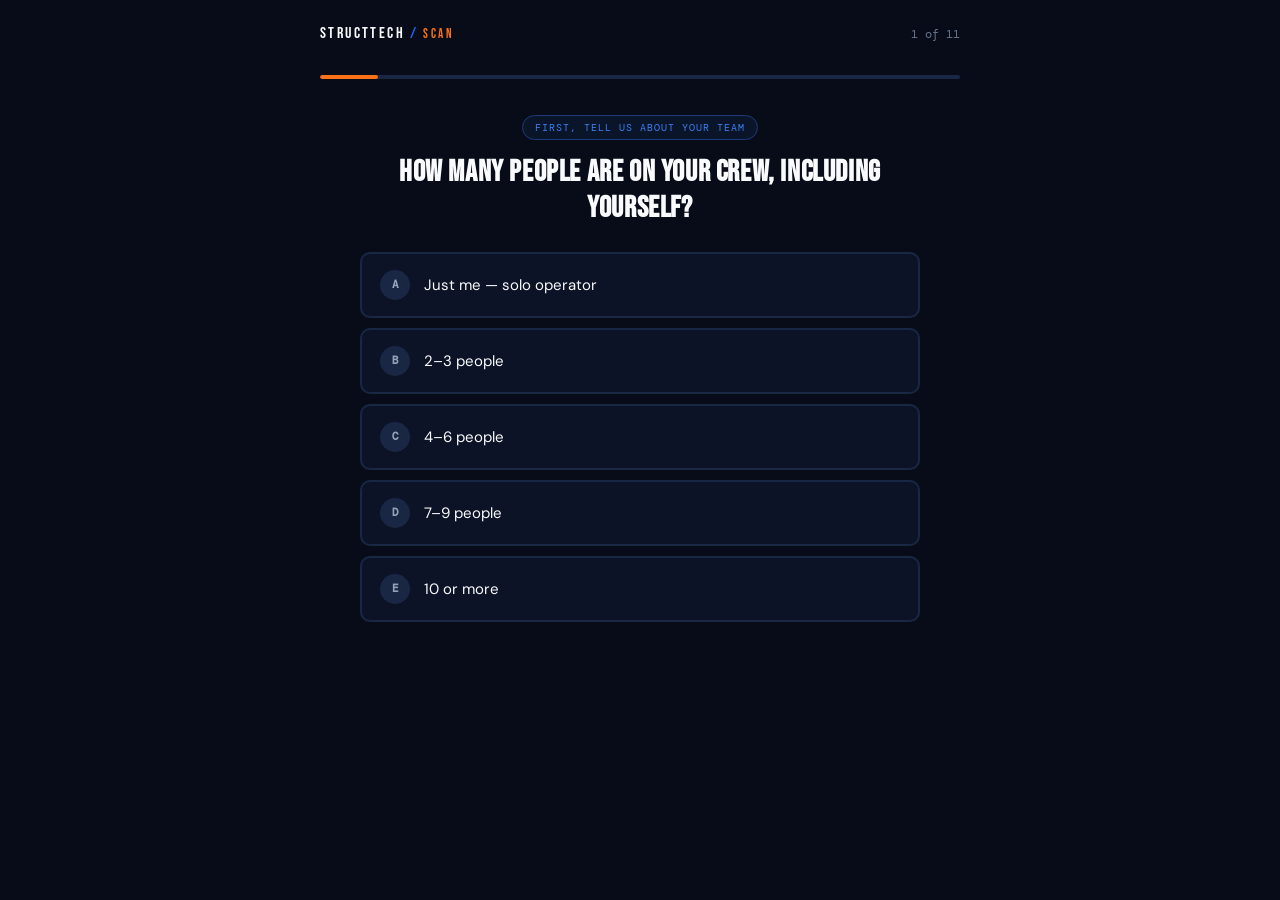
<file: scan.html>
<!DOCTYPE html>
<html lang="en">
<head>
  <meta charset="UTF-8">
  <meta name="viewport" content="width=device-width, initial-scale=1.0, viewport-fit=cover">
  <title>Revenue Leak Scan™ | StructTech</title>

  <link rel="preconnect" href="https://fonts.googleapis.com">
  <link rel="preconnect" href="https://fonts.gstatic.com" crossorigin>
  <link href="https://fonts.googleapis.com/css2?family=Bebas+Neue&family=DM+Mono:wght@400;500&family=DM+Sans:opsz,wght@9..40,400;9..40,500;9..40,600;9..40,700&display=swap" rel="stylesheet">
  <link rel="stylesheet" href="style.css">

  <!-- Meta Pixel -->
  <script>
  !function(f,b,e,v,n,t,s){if(f.fbq)return;n=f.fbq=function(){n.callMethod?
  n.callMethod.apply(n,arguments):n.queue.push(arguments)};if(!f._fbq)f._fbq=n;
  n.push=n;n.loaded=!0;n.version='2.0';n.queue=[];t=b.createElement(e);t.async=!0;
  t.src=v;s=b.getElementsByTagName(e)[0];s.parentNode.insertBefore(t,s)}(window,
  document,'script','https://connect.facebook.net/en_US/fbevents.js');
  fbq('init', '860379453656696');
  fbq('track', 'PageView');
  </script>
</head>
<body>

<div class="page">
  <!-- Header -->
  <div class="page-hd">
    <a href="https://structtek.com" class="st-logo">
      STRUCTTECH <span class="slash">/</span> <span class="sub">SCAN</span>
    </a>
    <div id="q-counter" style="font-family:var(--font-mono);font-size:12px;color:var(--muted)">1 of 11</div>
  </div>

  <!-- Progress bar -->
  <div style="width:100%;max-width:640px;margin-bottom:36px">
    <div class="prog-wrap">
      <div class="prog-fill" id="prog" style="width:9%"></div>
    </div>
  </div>

  <!-- Question area -->
  <div class="page-bd">
    <div id="q-wrap" style="width:100%;max-width:560px;text-align:center"></div>
  </div>
</div>

<script>
/* ================================================================
   QUESTION BANK
   Each question: id, label (top badge), question text, scored flag,
   and options array. Scored questions: points 0/2/6/10.
   Unscored (crew): value = numeric crew size.
   ================================================================ */
var QUESTIONS = [
  {
    id: 'crew',
    label: 'FIRST, TELL US ABOUT YOUR TEAM',
    q: 'How many people are on your crew, including yourself?',
    scored: false,
    opts: [
      { t: 'Just me — solo operator',  v: 1 },
      { t: '2–3 people',               v: 3 },
      { t: '4–6 people',               v: 5 },
      { t: '7–9 people',               v: 8 },
      { t: '10 or more',               v: 12 }
    ]
  },
  {
    id: 'q1',
    label: 'LEAD RESPONSE',
    q: 'When a potential client reaches out, how quickly do you respond?',
    scored: true,
    opts: [
      { t: 'Same day — I have a system for it',                    p: 10 },
      { t: 'Within 24–48 hours',                                   p: 6  },
      { t: 'When I get a chance — sometimes a few days',           p: 2  },
      { t: 'Honestly? Some leads probably slip through the cracks',p: 0  }
    ]
  },
  {
    id: 'q2',
    label: 'ESTIMATE FOLLOW-UP',
    q: 'After you send a quote, what\'s your follow-up process?',
    scored: true,
    opts: [
      { t: 'Automated — I have sequences set up',                  p: 10 },
      { t: 'I manually follow up 1–2 times',                       p: 6  },
      { t: 'I send it and wait for them to call back',             p: 2  },
      { t: 'What follow-up process?',                              p: 0  }
    ]
  },
  {
    id: 'q3',
    label: 'FIELD → OFFICE',
    q: 'How does job site information get back to the office for invoicing and payroll?',
    scored: true,
    opts: [
      { t: 'Real-time — digital tools synced automatically',       p: 10 },
      { t: 'Photos and texts throughout the day',                  p: 6  },
      { t: 'End-of-day call or paper notes',                       p: 2  },
      { t: 'It\'s a scramble — info gets lost or delayed',         p: 0  }
    ]
  },
  {
    id: 'q4',
    label: 'JOB COST TRACKING',
    q: 'How do you track job costs vs. your estimate in real time?',
    scored: true,
    opts: [
      { t: 'Live dashboard — I know my numbers daily',             p: 10 },
      { t: 'Weekly spreadsheet review',                            p: 6  },
      { t: 'I reconcile when it\'s time to invoice',               p: 2  },
      { t: 'I find out how the job did at tax season',             p: 0  }
    ]
  },
  {
    id: 'q5',
    label: 'TOOL FRAGMENTATION',
    q: 'How many separate apps does your team use to run a single job?',
    scored: true,
    opts: [
      { t: '1–2 tools that handle everything',                     p: 10 },
      { t: '3–4 tools with some overlap',                          p: 6  },
      { t: '5+ tools that barely talk to each other',              p: 2  },
      { t: 'Mostly texts, calls, and paper',                       p: 0  }
    ]
  },
  {
    id: 'q6',
    label: 'KEY PERSON DEPENDENCY',
    q: 'If your most important person — including you — is out sick for a week, what happens?',
    scored: true,
    opts: [
      { t: 'Business runs fine — everything is documented',        p: 10 },
      { t: 'Some slowdowns, but we push through',                  p: 6  },
      { t: 'Real problems — jobs get delayed or dropped',          p: 2  },
      { t: 'Everything stops',                                     p: 0  }
    ]
  },
  {
    id: 'q7',
    label: 'INVOICE SPEED',
    q: 'How quickly do you get invoices out after job completion?',
    scored: true,
    opts: [
      { t: 'Same day or next day — it\'s automated',               p: 10 },
      { t: 'Within the week',                                      p: 6  },
      { t: '2–4 weeks when I get to it',                           p: 2  },
      { t: 'Invoicing is a mess — payments are always late',       p: 0  }
    ]
  },
  {
    id: 'q8',
    label: 'CREW SCHEDULING',
    q: 'How do you schedule and communicate jobs to your crew?',
    scored: true,
    opts: [
      { t: 'Digital scheduling with automatic crew notifications',  p: 10 },
      { t: 'Shared group calendar or text chain',                  p: 6  },
      { t: 'I call or text each person individually',              p: 2  },
      { t: 'Day-by-day — crew finds out morning of',               p: 0  }
    ]
  },
  {
    id: 'q9',
    label: 'CLIENT COMMUNICATION',
    q: 'What\'s your system for keeping clients updated during a job?',
    scored: true,
    opts: [
      { t: 'Automated milestone updates — clients always know where we are', p: 10 },
      { t: 'I check in personally when something changes',         p: 6  },
      { t: 'They mostly have to call me for updates',              p: 2  },
      { t: 'No system — they\'re usually in the dark',             p: 0  }
    ]
  },
  {
    id: 'q10',
    label: 'OWNER DEPENDENCY',
    q: 'If you took two weeks completely off — no calls, no texts — what would happen to your business?',
    scored: true,
    opts: [
      { t: 'It would run smoothly without me',                     p: 10 },
      { t: 'Some issues, but the team would manage',               p: 6  },
      { t: 'I\'d have to check in daily or things fall apart',     p: 2  },
      { t: 'The business doesn\'t work without me',                p: 0  }
    ]
  }
];

var current = 0;
var answers = {};
var LETTERS = ['A','B','C','D','E'];

function render() {
  var q   = QUESTIONS[current];
  var pct = Math.round(((current + 1) / QUESTIONS.length) * 100);

  document.getElementById('prog').style.width = pct + '%';
  document.getElementById('q-counter').textContent = (current + 1) + ' of ' + QUESTIONS.length;

  var opts = q.opts.map(function(o, i) {
    var val = q.scored ? o.p : o.v;
    return '<button class="answer-btn" onclick="pick(' + val + ',' + i + ')" aria-label="' + o.t + '">' +
      '<span class="answer-letter">' + LETTERS[i] + '</span>' +
      '<span>' + o.t + '</span>' +
    '</button>';
  }).join('');

  document.getElementById('q-wrap').innerHTML =
    '<div class="anim-in">' +
      '<div style="margin-bottom:10px">' +
        '<span class="badge badge-blue">' + q.label + '</span>' +
      '</div>' +
      '<h2 style="font-size:clamp(20px,5.5vw,30px);margin:14px 0 26px;line-height:1.2">' + q.q + '</h2>' +
      '<div class="answer-grid">' + opts + '</div>' +
    '</div>';
}

function pick(value, idx) {
  var q = QUESTIONS[current];
  answers[q.id] = value;

  // Highlight selection
  var btns = document.querySelectorAll('.answer-btn');
  for (var i = 0; i < btns.length; i++) btns[i].disabled = true;
  if (btns[idx]) btns[idx].classList.add('sel');

  // Pixel event on 5th question
  if (current === 4 && typeof fbq !== 'undefined') {
    fbq('track', 'Search', { content_name: 'Scan Midpoint' });
  }

  setTimeout(function() {
    current++;
    if (current >= QUESTIONS.length) {
      finalize();
    } else {
      render();
    }
  }, 280);
}

function finalize() {
  // Score calculation
  var total = 0, maxPts = 0;
  var byQ = {};
  QUESTIONS.forEach(function(q) {
    if (!q.scored) return;
    maxPts += 10;
    var pts = answers[q.id] || 0;
    total += pts;
    byQ[q.id] = pts;
  });
  var score = Math.round((total / maxPts) * 100);

  // Identify top leaks (worst scores)
  var scored = Object.keys(byQ).map(function(k){ return { id: k, pts: byQ[k] }; });
  scored.sort(function(a,b){ return a.pts - b.pts; });
  var topLeaks = scored.slice(0,3).map(function(x){ return x.id; });

  localStorage.setItem('st_answers',   JSON.stringify(answers));
  localStorage.setItem('st_score',     score);
  localStorage.setItem('st_points',    total);
  localStorage.setItem('st_max',       maxPts);
  localStorage.setItem('st_top_leaks', JSON.stringify(topLeaks));
  localStorage.setItem('st_by_q',      JSON.stringify(byQ));

  if (typeof fbq !== 'undefined') {
    fbq('track', 'CompleteRegistration', { content_name: 'Scan Complete', value: score });
  }

  window.location.href = 'results.html';
}

render();
</script>

</body>
</html>
</file>
<file: style.css>
/* ===================================================
   STRUCTTECH — REVENUE LEAK SCAN — SHARED STYLES
   =================================================== */

*, *::before, *::after { box-sizing: border-box; margin: 0; padding: 0; }

:root {
  --bg:          #080c18;
  --bg-card:     #0d1326;
  --bg-input:    #111827;
  --border:      #1a2744;
  --border-hl:   #2563eb;
  --blue:        #2563eb;
  --blue-hl:     #3b82f6;
  --orange:      #f97316;
  --orange-hl:   #fb923c;
  --white:       #f8fafc;
  --muted:       #64748b;
  --gray:        #94a3b8;
  --green:       #22c55e;
  --red:         #ef4444;
  --yellow:      #f59e0b;
  --font-head:   'Bebas Neue', Impact, sans-serif;
  --font-body:   'DM Sans', 'Inter', sans-serif;
  --font-mono:   'DM Mono', 'Courier New', monospace;
}

html, body { height: 100%; }
body {
  font-family: var(--font-body);
  background: var(--bg);
  color: var(--white);
  min-height: 100vh;
  -webkit-font-smoothing: antialiased;
  overflow-x: hidden;
}

h1, h2, h3 { font-family: var(--font-head); letter-spacing: 0.02em; line-height: 1.1; }
p { line-height: 1.6; }
a { color: var(--blue-hl); text-decoration: none; }

/* ── LOGO ── */
.st-logo {
  font-family: var(--font-head);
  font-size: 16px;
  letter-spacing: 0.15em;
  color: var(--white);
  text-decoration: none;
  display: flex;
  align-items: center;
  gap: 5px;
}
.st-logo .slash { color: var(--blue); }
.st-logo .sub   { color: var(--orange); font-size: 13px; }

/* ── BUTTONS ── */
.btn {
  display: inline-flex;
  align-items: center;
  justify-content: center;
  gap: 8px;
  font-family: var(--font-body);
  font-weight: 600;
  font-size: 17px;
  border: none;
  border-radius: 8px;
  cursor: pointer;
  text-decoration: none;
  transition: all 0.15s ease;
  padding: 18px 32px;
}
.btn-full { width: 100%; max-width: 460px; }
.btn-orange { background: var(--orange); color: #fff; }
.btn-orange:hover { background: var(--orange-hl); transform: translateY(-1px); box-shadow: 0 8px 24px rgba(249,115,22,0.3); }
.btn-orange:active { transform: translateY(0); }
.btn-blue { background: var(--blue); color: #fff; }
.btn-blue:hover { background: var(--blue-hl); transform: translateY(-1px); }
.btn-ghost {
  background: transparent;
  color: var(--gray);
  border: 1px solid var(--border);
  font-size: 14px;
  padding: 12px 24px;
  border-radius: 6px;
}
.btn-ghost:hover { border-color: var(--blue-hl); color: var(--white); }

/* ── BADGES ── */
.badge {
  display: inline-flex;
  align-items: center;
  gap: 6px;
  font-family: var(--font-mono);
  font-size: 10px;
  letter-spacing: 0.1em;
  text-transform: uppercase;
  padding: 5px 12px;
  border-radius: 20px;
  border: 1px solid;
}
.badge-blue   { color: var(--blue-hl);  border-color: #1d3a7a; background: #0a1529; }
.badge-orange { color: var(--orange);   border-color: #7c3a0a; background: #150a02; }
.badge-red    { color: var(--red);      border-color: #7a1d1d; background: #150303; }
.badge-yellow { color: var(--yellow);   border-color: #7a5a0a; background: #150f02; }
.badge-green  { color: var(--green);    border-color: #1d7a3a; background: #021508; }

/* ── TRUST PILLS ── */
.trust-pills { display: flex; flex-wrap: wrap; gap: 8px; justify-content: center; }
.trust-pill {
  display: flex; align-items: center; gap: 5px;
  font-size: 12px; color: var(--muted);
  background: var(--bg-card);
  border: 1px solid var(--border);
  border-radius: 20px;
  padding: 5px 12px;
}
.trust-pill .ck { color: var(--green); }

/* ── PROGRESS BAR ── */
.prog-wrap { width: 100%; background: var(--border); border-radius: 4px; height: 4px; overflow: hidden; }
.prog-fill { height: 100%; background: var(--orange); border-radius: 4px; transition: width 0.4s ease; }

/* ── ANSWER BUTTONS ── */
.answer-grid { display: flex; flex-direction: column; gap: 10px; width: 100%; max-width: 560px; margin: 0 auto; }
.answer-btn {
  display: flex; align-items: center; gap: 14px;
  padding: 16px 18px;
  background: var(--bg-card);
  border: 2px solid var(--border);
  border-radius: 10px;
  cursor: pointer; text-align: left;
  transition: all 0.12s ease;
  color: var(--white);
  font-family: var(--font-body);
  font-size: 15px; line-height: 1.4;
  width: 100%; min-height: 58px;
  -webkit-tap-highlight-color: transparent;
}
.answer-btn:hover  { border-color: var(--blue-hl); background: #0e1c36; }
.answer-btn.sel    { border-color: var(--orange); background: #1a0d02; }
.answer-letter {
  display: flex; align-items: center; justify-content: center;
  width: 30px; height: 30px; border-radius: 50%;
  background: var(--border);
  font-family: var(--font-mono); font-size: 11px; font-weight: 600; color: var(--gray);
  flex-shrink: 0; transition: all 0.12s ease;
}
.answer-btn:hover .answer-letter, .answer-btn.sel .answer-letter { background: var(--orange); color: #fff; }

/* ── LEAK CARDS ── */
.leak-card {
  background: var(--bg-card); border: 1px solid var(--border); border-radius: 10px;
  padding: 16px 18px; display: flex; align-items: flex-start; gap: 14px;
  width: 100%;
}
.leak-icon { font-size: 20px; flex-shrink: 0; margin-top: 2px; }
.leak-title { font-weight: 600; font-size: 14px; margin-bottom: 4px; color: var(--white); }
.leak-body  { font-size: 13px; color: var(--gray); line-height: 1.5; }
.leak-card.locked .leak-body { filter: blur(5px); user-select: none; color: var(--gray); }
.lock-label { font-size: 11px; color: var(--muted); margin-top: 4px; font-style: italic; }

/* ── EMAIL FORM ── */
.email-form { display: flex; flex-direction: column; gap: 10px; width: 100%; max-width: 460px; }
.email-form input {
  width: 100%;
  background: var(--bg-input); border: 2px solid var(--border); border-radius: 8px;
  color: var(--white); font-family: var(--font-body); font-size: 16px;
  padding: 14px 16px; outline: none; transition: border-color 0.15s;
}
.email-form input:focus { border-color: var(--blue-hl); }
.email-form input::placeholder { color: var(--muted); }

/* ── SCORE RING ── */
.score-ring-wrap { display: flex; flex-direction: column; align-items: center; }
.score-ring { position: relative; width: 160px; height: 160px; }
.score-ring svg { transform: rotate(-90deg); }
.ring-bg   { fill: none; stroke: var(--border); stroke-width: 14; }
.ring-fill { fill: none; stroke-width: 14; stroke-linecap: round; transition: stroke-dashoffset 1.6s cubic-bezier(.4,0,.2,1); }
.ring-text {
  position: absolute; inset: 0;
  display: flex; flex-direction: column; align-items: center; justify-content: center;
  font-family: var(--font-head); font-size: 46px; line-height: 1;
}
.ring-sub { font-family: var(--font-mono); font-size: 9px; color: var(--muted); letter-spacing: 0.1em; text-transform: uppercase; margin-top: 4px; }

/* ── STAT BOXES ── */
.stat-boxes { display: grid; grid-template-columns: 1fr 1fr; gap: 12px; width: 100%; max-width: 460px; }
.stat-box { background: var(--bg-card); border: 1px solid var(--border); border-radius: 10px; padding: 16px; text-align: center; }
.stat-box-val { font-family: var(--font-head); font-size: 28px; line-height: 1; }
.stat-box-lbl { font-size: 11px; color: var(--muted); margin-top: 4px; font-family: var(--font-mono); letter-spacing: 0.06em; }

/* ── DIVIDER ── */
.div { width: 100%; height: 1px; background: var(--border); margin: 24px 0; }

/* ── PAGE SHELL ── */
.page {
  min-height: 100vh;
  display: flex; flex-direction: column;
  align-items: center;
  padding: 24px 20px 60px;
}
.page-hd {
  width: 100%; max-width: 640px;
  display: flex; align-items: center; justify-content: space-between;
  margin-bottom: 32px;
}
.page-bd {
  flex: 1; width: 100%; max-width: 640px;
  display: flex; flex-direction: column; align-items: center;
  gap: 20px;
}

/* ── TEXT UTILS ── */
.text-orange { color: var(--orange); }
.text-blue   { color: var(--blue-hl); }
.text-muted  { color: var(--muted); }
.text-green  { color: var(--green); }
.text-red    { color: var(--red); }
.text-center { text-align: center; }
.w-full      { width: 100%; }
.max-460     { max-width: 460px; width: 100%; }

/* ── HOOK PAGE SPECIFIC ── */
.hook-shell {
  min-height: 100vh; display: flex; flex-direction: column; padding: 24px 24px 40px;
  position: relative; overflow: hidden;
}
.hook-shell::before {
  content: ''; position: absolute; inset: 0; pointer-events: none;
  background-image:
    linear-gradient(rgba(37,99,235,0.035) 1px, transparent 1px),
    linear-gradient(90deg, rgba(37,99,235,0.035) 1px, transparent 1px);
  background-size: 56px 56px;
}
.hook-shell::after {
  content: ''; position: absolute; top: -80px; left: 50%; transform: translateX(-50%);
  width: 700px; height: 400px; pointer-events: none;
  background: radial-gradient(ellipse at center, rgba(249,115,22,0.07) 0%, transparent 70%);
}
.hook-hd { display: flex; align-items: center; justify-content: space-between; position: relative; z-index: 1; }
.hook-content {
  flex: 1; display: flex; flex-direction: column; align-items: center; justify-content: center;
  text-align: center; gap: 22px; position: relative; z-index: 1; padding: 20px 0;
}
.hook-headline { font-size: clamp(44px, 11vw, 72px); max-width: 680px; }
.hook-sub { font-size: clamp(15px, 3.5vw, 18px); color: var(--gray); max-width: 480px; line-height: 1.65; }
.hook-ft { text-align: center; position: relative; z-index: 1; }
.hook-ft p { font-size: 12px; color: var(--muted); }

/* ── BRIDGE / GENERATING ── */
.gen-bar-wrap { width: 100%; max-width: 380px; background: var(--border); border-radius: 4px; height: 6px; overflow: hidden; }
.gen-bar { height: 100%; background: linear-gradient(90deg, var(--blue), var(--orange)); border-radius: 4px; transition: width 1s linear; }

.stat-row { display: flex; gap: 24px; justify-content: center; flex-wrap: wrap; }
.stat-item { text-align: center; }
.stat-num { font-family: var(--font-head); font-size: 36px; color: var(--orange); }
.stat-lbl { font-size: 12px; color: var(--muted); font-family: var(--font-mono); letter-spacing: 0.05em; }

/* ── ANIMATIONS ── */
@keyframes fadeUp { from { opacity: 0; transform: translateY(14px); } to { opacity: 1; transform: translateY(0); } }
@keyframes slideIn { from { opacity: 0; transform: translateX(18px); } to { opacity: 1; transform: translateX(0); } }
@keyframes pulse { 0%,100% { opacity: 1; } 50% { opacity: 0.45; } }
.anim-up   { animation: fadeUp  0.4s ease forwards; }
.anim-in   { animation: slideIn 0.3s ease forwards; }
.anim-pulse { animation: pulse 1.8s ease infinite; }

/* ── RESPONSIVE ── */
@media (min-width: 600px) {
  .stat-boxes { max-width: 500px; }
  .hook-headline { font-size: clamp(52px, 9vw, 80px); }
}
</file>
